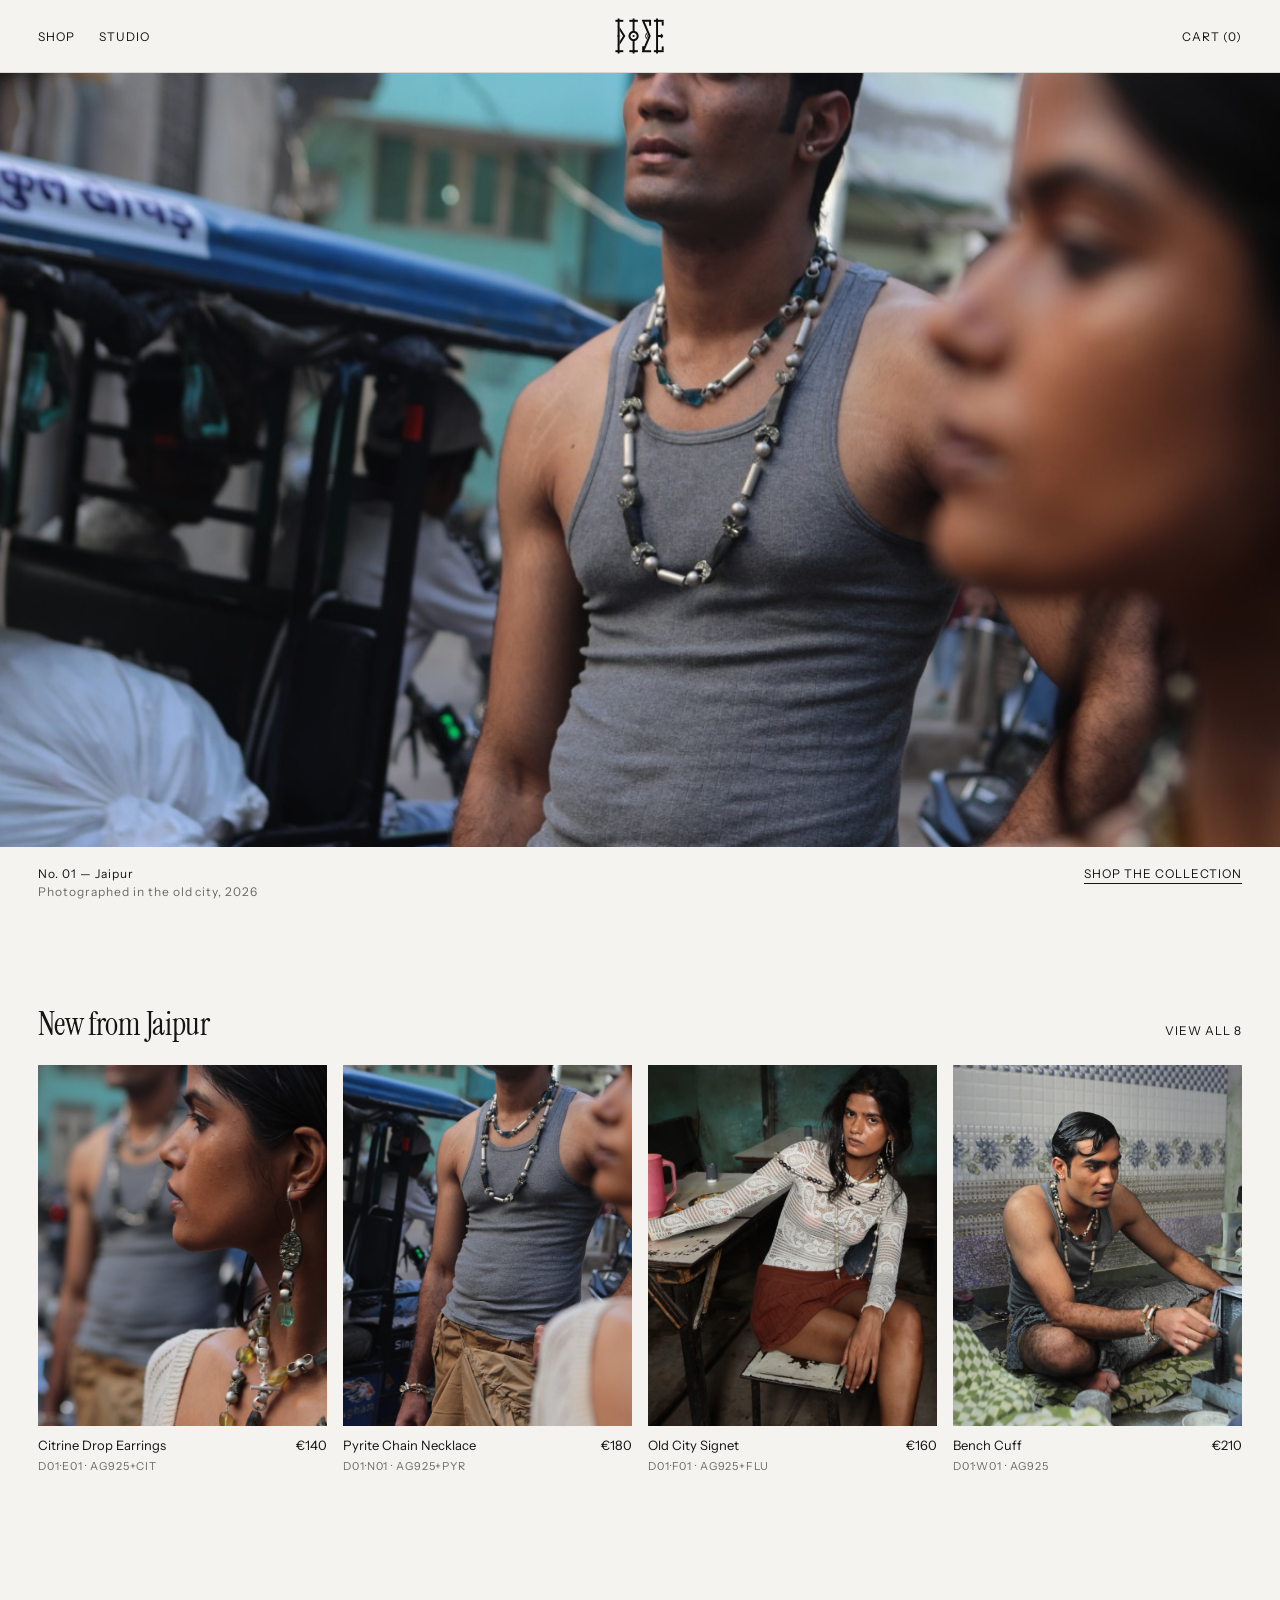
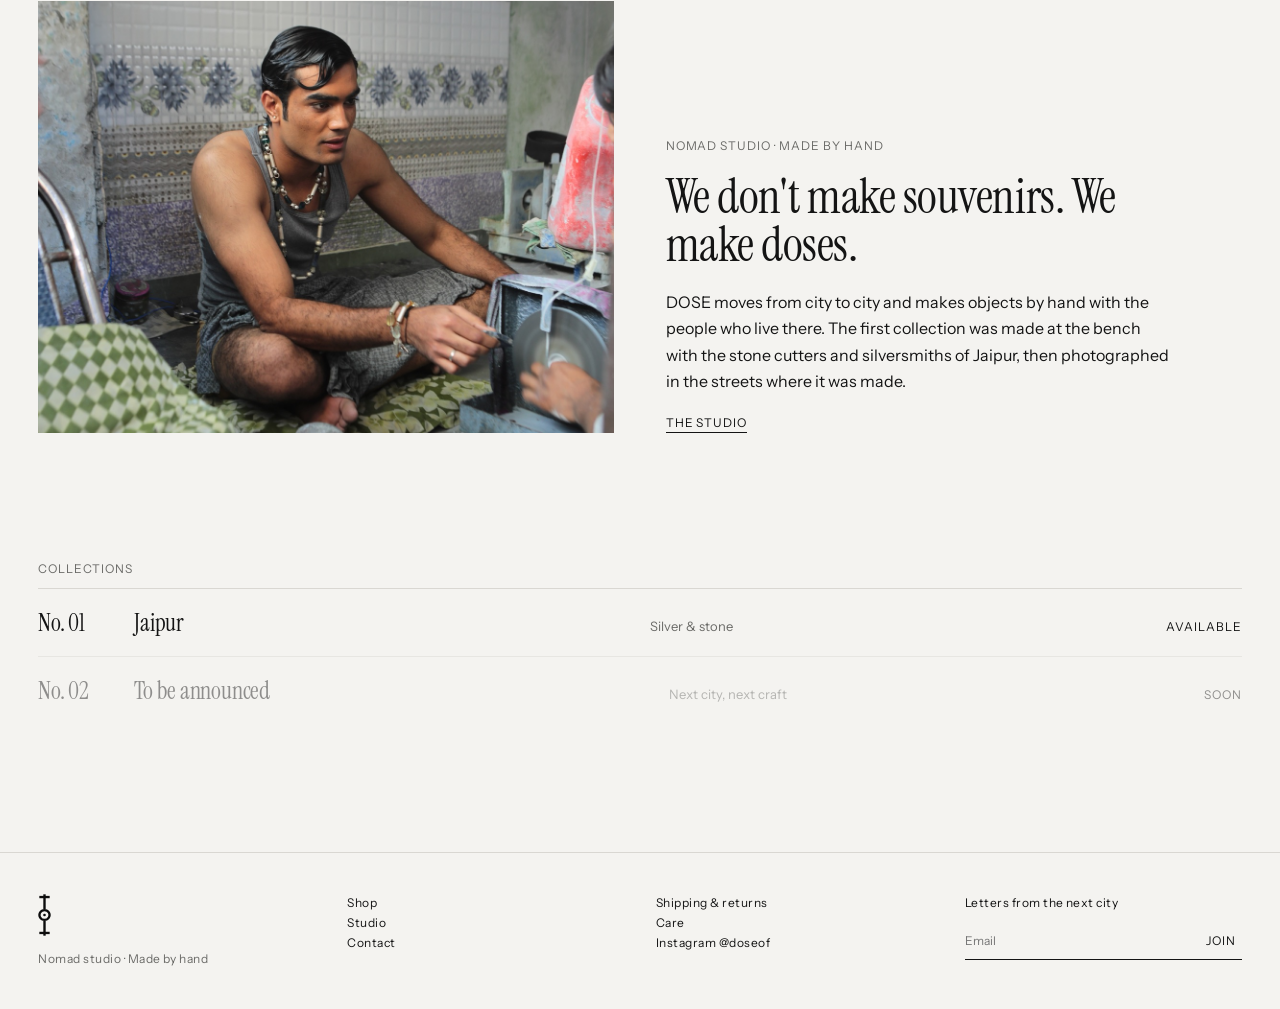
<file: site/index.html>
<!doctype html>
<html lang="en">
<head>
  <meta charset="utf-8">
  <meta name="viewport" content="width=device-width, initial-scale=1">
  <title>DOSE — Nomad studio · Made by hand</title>
  <meta name="description" content="DOSE is a nomad studio making handcrafted objects in different cities. No. 01 — Jaipur: silver and stone jewellery, made by hand.">
  <link rel="icon" href="assets/logo/DOSE-symbol-O-black.svg" type="image/svg+xml">
  <link rel="preconnect" href="https://fonts.googleapis.com">
  <link rel="preconnect" href="https://fonts.gstatic.com" crossorigin>
  <link rel="stylesheet" href="https://fonts.googleapis.com/css2?family=Instrument+Sans:wght@400;500&family=Instrument+Serif&display=swap">
  <link rel="stylesheet" href="styles.css">
</head>
<body>
  <header class="site-header">
    <nav class="nav">
      <a href="#/shop">Shop</a>
      <a href="#/studio">Studio</a>
    </nav>
    <a href="#/" class="brand" aria-label="DOSE home">
      <img src="assets/logo/DOSE-open-black.svg" alt="DOSE">
    </a>
    <div class="nav nav-right">
      <button type="button" class="cart-toggle" data-action="open-cart">Cart (<span data-cart-count>0</span>)</button>
    </div>
  </header>

  <main id="app"></main>

  <footer class="site-footer">
    <div class="footer-col">
      <img src="assets/logo/DOSE-symbol-O-black.svg" alt="DOSE" class="footer-symbol">
      <span class="muted">Nomad studio · Made by hand</span>
    </div>
    <div class="footer-col">
      <a href="#/shop">Shop</a>
      <a href="#/studio">Studio</a>
      <a href="mailto:hello@doseof.com">Contact</a>
    </div>
    <div class="footer-col">
      <span>Shipping &amp; returns</span>
      <span>Care</span>
      <a href="https://instagram.com/doseof" target="_blank" rel="noopener">Instagram @doseof</a>
    </div>
    <form class="footer-col newsletter" data-newsletter>
      <label for="newsletter-email">Letters from the next city</label>
      <div class="newsletter-field">
        <input id="newsletter-email" type="email" placeholder="Email" required>
        <button type="submit">Join</button>
      </div>
      <span class="newsletter-note muted" hidden>Thank you. Letters coming soon.</span>
    </form>
  </footer>

  <div class="cart-backdrop" data-action="close-cart" hidden></div>
  <aside class="cart" aria-label="Cart" hidden>
    <div class="cart-head">
      <span>Cart (<span data-cart-count>0</span>)</span>
      <button type="button" data-action="close-cart">Close</button>
    </div>
    <div class="cart-body" data-cart-items></div>
    <div class="cart-foot">
      <div class="cart-subtotal"><span>Subtotal</span><span data-cart-subtotal>€0</span></div>
      <button type="button" class="btn-primary" data-action="checkout">Checkout</button>
    </div>
  </aside>

  <script src="data/products.js"></script>
  <script src="app.js"></script>
</body>
</html>
</file>
<file: site/styles.css>
/* DOSE — design tokens from the handoff. Black & white only, no radius, no shadows. */
:root {
  --paper: #f4f3f0;
  --ink: #141414;
  --muted: #6b6b68;
  --secondary: #3a3a38;
  --rule: #d9d7d2;
  --placeholder: #e6e4df;
  --overlay: rgba(29, 31, 32, .25);
  --gutter: clamp(16px, 3vw, 40px);
  --gap-section: clamp(56px, 8vw, 112px);
  --gap-section-lg: clamp(72px, 10vw, 144px);
  --serif: "Instrument Serif", serif;
  --sans: "Instrument Sans", sans-serif;
}

* { box-sizing: border-box; }
html { background: var(--paper); }
body {
  margin: 0;
  min-height: 100vh;
  display: flex;
  flex-direction: column;
  background: var(--paper);
  color: var(--ink);
  font-family: var(--sans);
  -webkit-font-smoothing: antialiased;
}
body.cart-open { overflow: hidden; }
::selection { background: var(--ink); color: var(--paper); }
:focus-visible { outline: 1px solid var(--ink); outline-offset: 3px; }
a { color: var(--ink); text-decoration: none; }
a:hover { color: var(--muted); }
button { font: inherit; color: var(--ink); }
img { display: block; }
main { flex: 1; }
[hidden] { display: none !important; }

/* Shared type */
.label {
  font-size: 12px;
  letter-spacing: .08em;
  text-transform: uppercase;
}
.muted { color: var(--muted); }
.serif {
  font-family: var(--serif);
  font-weight: 400;
  letter-spacing: -0.01em;
  margin: 0;
}
.link-underline {
  border-bottom: 1px solid currentColor;
  padding-bottom: 2px;
}

/* Header */
.site-header {
  position: sticky;
  top: 0;
  z-index: 20;
  background: var(--paper);
  display: grid;
  grid-template-columns: 1fr auto 1fr;
  align-items: center;
  padding: 14px var(--gutter);
  border-bottom: 1px solid var(--rule);
}
.nav {
  display: flex;
  gap: 24px;
  font-size: 12px;
  letter-spacing: .08em;
  text-transform: uppercase;
}
.nav-right { justify-content: flex-end; }
.brand { display: flex; justify-content: center; }
.brand img { height: 44px; width: auto; }
.cart-toggle {
  background: none;
  border: 0;
  padding: 0;
  cursor: pointer;
  font-size: 12px;
  letter-spacing: .08em;
  text-transform: uppercase;
}

/* Home */
.hero { height: min(86vh, 900px); overflow: hidden; }
.hero img { width: 100%; height: 100%; object-fit: cover; object-position: center 30%; }
.caption-row {
  display: flex;
  flex-wrap: wrap;
  justify-content: space-between;
  align-items: baseline;
  gap: 16px;
  padding: 18px var(--gutter) 0;
}
.caption-row .caption { font-size: 12px; letter-spacing: .08em; line-height: 1.5; }
.section-head {
  display: flex;
  justify-content: space-between;
  align-items: baseline;
  gap: 16px;
  padding: var(--gap-section) var(--gutter) 20px;
}
.section-head h2 { font-size: 32px; }

.story {
  display: grid;
  grid-template-columns: repeat(auto-fit, minmax(min(100%, 420px), 1fr));
  gap: clamp(24px, 4vw, 64px);
  align-items: end;
  padding: var(--gap-section-lg) var(--gutter);
}
.story-photo { aspect-ratio: 4 / 3; overflow: hidden; }
.story-photo img { width: 100%; height: 100%; object-fit: cover; }
.story-text { display: flex; flex-direction: column; gap: 20px; max-width: 46ch; }
.story-text h2 { font-size: clamp(32px, 4vw, 48px); line-height: 1; }
.story-text p { margin: 0; font-size: 16px; line-height: 1.65; text-wrap: pretty; }
.story-text .link-underline { align-self: flex-start; }

.collections { padding: 0 var(--gutter) var(--gap-section-lg); }
.collections h6 { font-weight: 400; margin: 0 0 12px; }
.collection-row {
  display: grid;
  grid-template-columns: 80px minmax(0, 1fr) minmax(0, 1fr) auto;
  gap: 16px;
  align-items: baseline;
  padding: 18px 0;
  border-top: 1px solid var(--rule);
}
.collection-row.soon { opacity: .45; }
.collection-row .serif { font-size: 24px; }
.collection-row .craft { font-size: 13px; color: var(--muted); }
@media (max-width: 600px) {
  .collection-row { grid-template-columns: 56px minmax(0, 1fr) auto; }
  .collection-row .craft { display: none; }
}

/* Product grid + card */
.grid {
  display: grid;
  grid-template-columns: repeat(auto-fill, minmax(min(100%, 280px), 1fr));
  gap: 32px 16px;
  padding: 0 var(--gutter);
}
.card { display: flex; flex-direction: column; gap: 10px; color: var(--ink); }
.card:hover { color: var(--ink); }
.card:hover .card-name { color: var(--muted); }
.media { aspect-ratio: 4 / 5; overflow: hidden; background: var(--placeholder); }
.media img { width: 100%; height: 100%; object-fit: cover; }
.card-row {
  display: flex;
  justify-content: space-between;
  gap: 12px;
  font-size: 13px;
  line-height: 1.4;
}
.code { font-size: 11px; letter-spacing: .08em; color: var(--muted); margin-top: -6px; }

/* Shop */
.page { padding: clamp(32px, 5vw, 72px) var(--gutter) var(--gap-section-lg); }
.shop-head {
  display: flex;
  flex-wrap: wrap;
  justify-content: space-between;
  align-items: flex-end;
  gap: 24px;
  padding-bottom: 20px;
}
.title-block { display: flex; flex-direction: column; gap: 8px; }
.shop-head h1 { font-size: clamp(40px, 6vw, 72px); line-height: .9; }
.filters { display: flex; gap: 20px; flex-wrap: wrap; }
.filter {
  background: none;
  border: 0;
  border-bottom: 1px solid transparent;
  padding: 0 0 2px;
  cursor: pointer;
  font-size: 12px;
  letter-spacing: .08em;
  text-transform: uppercase;
}
.filter[aria-pressed="true"] { border-bottom-color: var(--ink); }
.page .grid { padding: 20px 0 0; gap: 40px 16px; border-top: 1px solid var(--rule); }
.empty { color: var(--muted); font-size: 14px; }

/* Product page */
.product {
  display: flex;
  flex-wrap: wrap;
  align-items: flex-start;
  gap: clamp(24px, 4vw, 64px);
  padding: var(--gutter) var(--gutter) var(--gap-section-lg);
}
.gallery {
  flex: 1.4 1 420px;
  min-width: 0;
  display: grid;
  grid-template-columns: repeat(auto-fit, minmax(min(100%, 300px), 1fr));
  gap: 12px;
}
.product-info {
  flex: 1 1 320px;
  min-width: 0;
  max-width: 480px;
  position: sticky;
  top: 96px;
  display: flex;
  flex-direction: column;
  gap: 24px;
}
@media (max-width: 760px) { .product-info { position: static; max-width: none; } }
.product-info h1 { font-size: clamp(36px, 4vw, 52px); line-height: .95; }
.product-info .price { font-size: 16px; }
.product-info p { margin: 0; font-size: 15px; line-height: 1.65; text-wrap: pretty; }

.spec { width: 100%; border-collapse: collapse; font-size: 13px; }
.spec th, .spec td {
  padding: 10px 0;
  border-top: 1px solid var(--rule);
  vertical-align: top;
  text-align: left;
}
.spec th { width: 36%; font-weight: 400; color: var(--muted); padding-right: 12px; }
.spec .tracked { letter-spacing: .08em; }

.sizes { display: flex; flex-direction: column; gap: 10px; }
.size-options { display: flex; gap: 8px; }
.size {
  width: 48px;
  height: 44px;
  cursor: pointer;
  font-size: 13px;
  border: 1px solid var(--rule);
  background: transparent;
}
.size[aria-pressed="true"] { border-color: var(--ink); background: var(--ink); color: var(--paper); }

.btn-primary {
  height: 52px;
  width: 100%;
  border: 0;
  cursor: pointer;
  background: var(--ink);
  color: var(--paper);
  font-size: 12px;
  letter-spacing: .12em;
  text-transform: uppercase;
}
.btn-primary:hover { background: var(--secondary); }
.notes { display: flex; flex-direction: column; font-size: 13px; line-height: 1.5; color: var(--secondary); }

/* Studio */
.studio { display: flex; flex-direction: column; gap: clamp(48px, 7vw, 96px); }
.studio-head { display: flex; flex-direction: column; gap: 16px; max-width: 900px; }
.studio-head h1 { font-size: clamp(40px, 6vw, 80px); line-height: .92; }
.studio-body {
  display: grid;
  grid-template-columns: repeat(auto-fit, minmax(min(100%, 380px), 1fr));
  gap: clamp(24px, 4vw, 64px);
  align-items: start;
}
.studio-photo { aspect-ratio: 4 / 5; overflow: hidden; }
.studio-photo img { width: 100%; height: 100%; object-fit: cover; object-position: center 40%; }
.studio-text { display: flex; flex-direction: column; gap: 20px; max-width: 52ch; font-size: 16px; line-height: 1.7; }
.studio-text p { margin: 0; }
.studio-text .spec { margin-top: 12px; }

/* Footer */
.site-footer {
  display: grid;
  grid-template-columns: repeat(auto-fit, minmax(min(100%, 220px), 1fr));
  gap: 32px;
  padding: 40px var(--gutter);
  border-top: 1px solid var(--rule);
  font-size: 12px;
  letter-spacing: .04em;
  line-height: 1.7;
}
.footer-col { display: flex; flex-direction: column; }
.footer-symbol { height: 44px; width: auto; align-self: flex-start; margin-bottom: 12px; }
.newsletter { gap: 10px; }
.newsletter-field { display: flex; border-bottom: 1px solid var(--ink); }
.newsletter-field input {
  flex: 1;
  min-width: 0;
  border: 0;
  background: transparent;
  padding: 8px 0;
  font: inherit;
  color: var(--ink);
  outline: none;
}
.newsletter-field button {
  background: none;
  border: 0;
  cursor: pointer;
  font-size: 12px;
  letter-spacing: .08em;
  text-transform: uppercase;
}

/* Cart drawer */
.cart-backdrop { position: fixed; inset: 0; z-index: 40; background: var(--overlay); }
.cart {
  position: fixed;
  top: 0;
  right: 0;
  bottom: 0;
  z-index: 41;
  width: min(420px, 100%);
  background: var(--paper);
  border-left: 1px solid var(--rule);
  display: flex;
  flex-direction: column;
}
.cart-head {
  display: flex;
  justify-content: space-between;
  align-items: center;
  padding: 18px 24px;
  border-bottom: 1px solid var(--rule);
  font-size: 12px;
  letter-spacing: .08em;
  text-transform: uppercase;
}
.cart-head button {
  background: none;
  border: 0;
  cursor: pointer;
  font-size: 12px;
  letter-spacing: .08em;
  text-transform: uppercase;
}
.cart-body { flex: 1; overflow: auto; padding: 0 24px; }
.cart-empty { margin: 24px 0; font-size: 14px; color: var(--muted); }
.cart-line {
  display: grid;
  grid-template-columns: 72px 1fr auto;
  gap: 14px;
  padding: 18px 0;
  border-bottom: 1px solid var(--rule);
  font-size: 13px;
}
.cart-line .media { background: var(--placeholder); }
.cart-line-info { display: flex; flex-direction: column; gap: 4px; }
.cart-remove {
  align-self: flex-start;
  background: none;
  border: 0;
  padding: 0;
  margin-top: 6px;
  cursor: pointer;
  font-size: 11px;
  letter-spacing: .08em;
  text-transform: uppercase;
  color: var(--muted);
}
.cart-foot {
  padding: 20px 24px;
  border-top: 1px solid var(--rule);
  display: flex;
  flex-direction: column;
  gap: 14px;
}
.cart-subtotal { display: flex; justify-content: space-between; font-size: 14px; }
.cart-note { margin: 0; font-size: 12px; color: var(--muted); text-align: center; }
</file>
